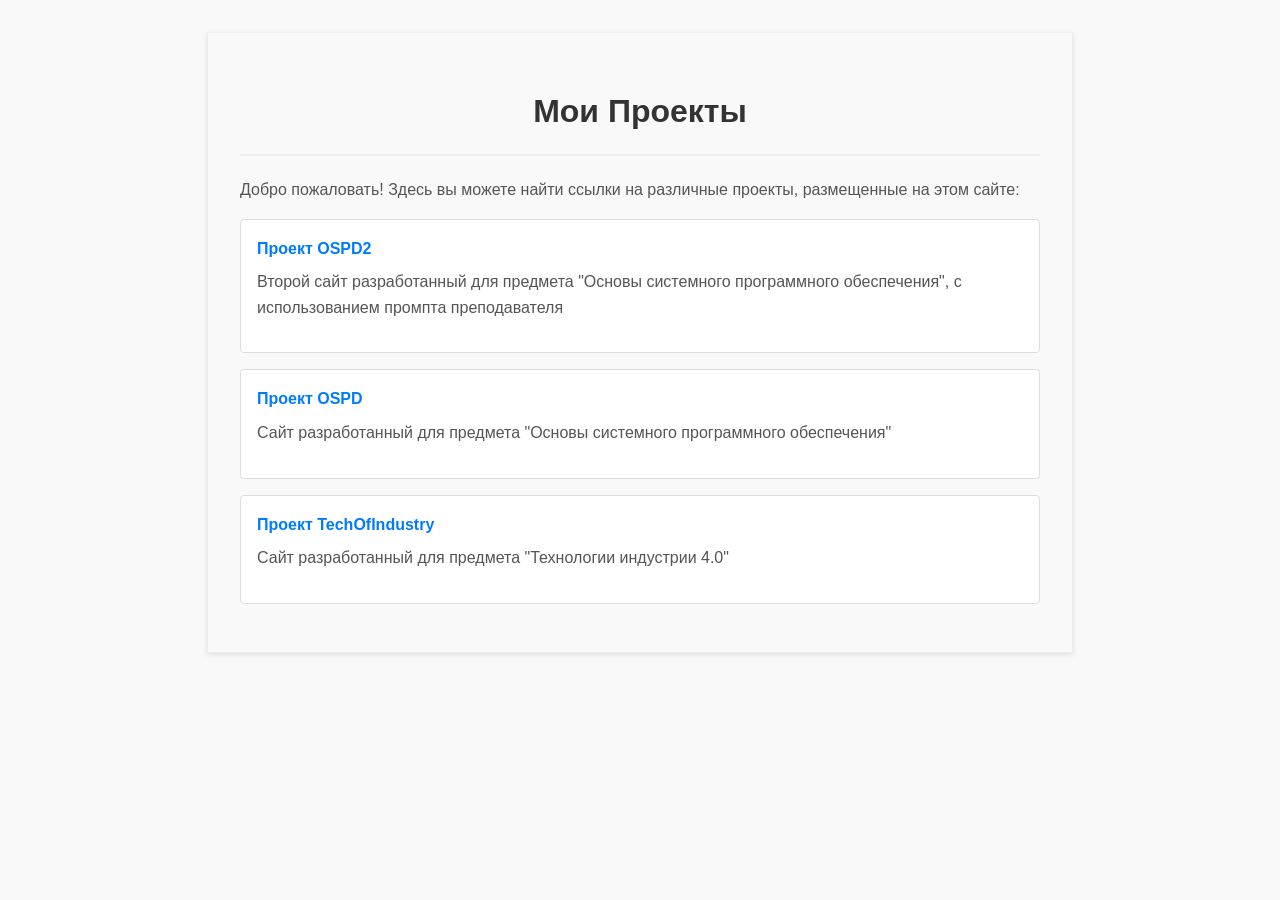
<file: index.html>
<!DOCTYPE html>
<html lang="ru">
<head>
    <meta charset="UTF-8">
    <meta name="viewport" content="width=device-width, initial-scale=1.0">
    <title>Проекты Vvowaz</title>
    <style>
        body {
            font-family: sans-serif;
            line-height: 1.6;
            padding: 2em;
            max-width: 800px;
            margin: 2em auto;
            background-color: #f9f9f9;
            border: 1px solid #eee;
            box-shadow: 0 2px 5px rgba(0,0,0,0.1);
        }
        h1 {
            color: #333;
            text-align: center;
            border-bottom: 2px solid #eee;
            padding-bottom: 0.5em;
        }
        ul {
            list-style: none;
            padding: 0;
        }
        li {
            margin-bottom: 1em;
            background-color: #fff;
            padding: 1em;
            border: 1px solid #ddd;
            border-radius: 4px;
        }
        a {
            text-decoration: none;
            color: #007bff;
            font-weight: bold;
        }
        a:hover {
            text-decoration: underline;
        }
        p {
            color: #555;
            margin-top: 0.5em;
        }
    </style>
</head>
<body>

    <h1>Мои Проекты</h1>

    <p>Добро пожаловать! Здесь вы можете найти ссылки на различные проекты, размещенные на этом сайте:</p>

    <ul>
		<li>
            <a href="OSPD2/">Проект OSPD2</a>
            <p>Второй сайт разработанный для предмета "Основы системного программного обеспечения", с использованием промпта преподавателя</p>
        </li>
        <li>
            <a href="OSPD/">Проект OSPD</a>
            <p>Сайт разработанный для предмета "Основы системного программного обеспечения"</p>
        </li>
        <li>
            <a href="TechOfIndustry/">Проект TechOfIndustry</a>
            <p>Сайт разработанный для предмета "Технологии индустрии 4.0"</p>
        </li>
    </ul>

</body>
</html>
</file>
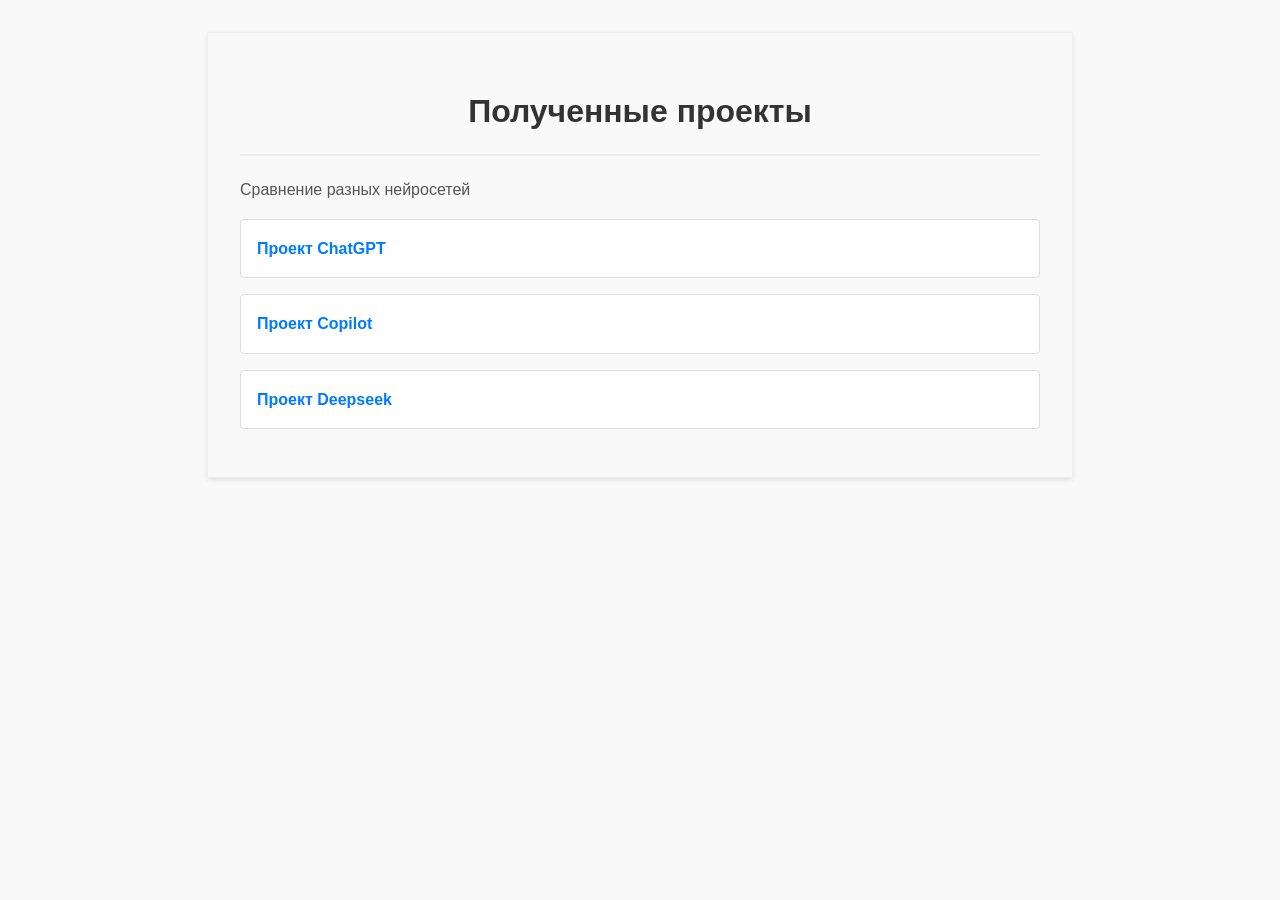
<file: OSPD2/index.html>
<!DOCTYPE html>
<html lang="ru">
<head>
    <meta charset="UTF-8">
    <meta name="viewport" content="width=device-width, initial-scale=1.0">
    <title>Проекты Vvowaz</title>
    <style>
        body {
            font-family: sans-serif;
            line-height: 1.6;
            padding: 2em;
            max-width: 800px;
            margin: 2em auto;
            background-color: #f9f9f9;
            border: 1px solid #eee;
            box-shadow: 0 2px 5px rgba(0,0,0,0.1);
        }
        h1 {
            color: #333;
            text-align: center;
            border-bottom: 2px solid #eee;
            padding-bottom: 0.5em;
        }
        ul {
            list-style: none;
            padding: 0;
        }
        li {
            margin-bottom: 1em;
            background-color: #fff;
            padding: 1em;
            border: 1px solid #ddd;
            border-radius: 4px;
        }
        a {
            text-decoration: none;
            color: #007bff;
            font-weight: bold;
        }
        a:hover {
            text-decoration: underline;
        }
        p {
            color: #555;
            margin-top: 0.5em;
        }
    </style>
</head>
<body>

    <h1>Полученные проекты</h1>

    <p>Сравнение разных нейросетей</p>

    <ul>
		<li>
            <a href="ChatGPT/index.html">Проект ChatGPT</a>
        </li>
        <li>
            <a href="Copilot/index.html">Проект Copilot</a>
        </li>
        <li>
            <a href="Deepseek/index.html">Проект Deepseek</a>
        </li>
    </ul>

</body>
</html>
</file>
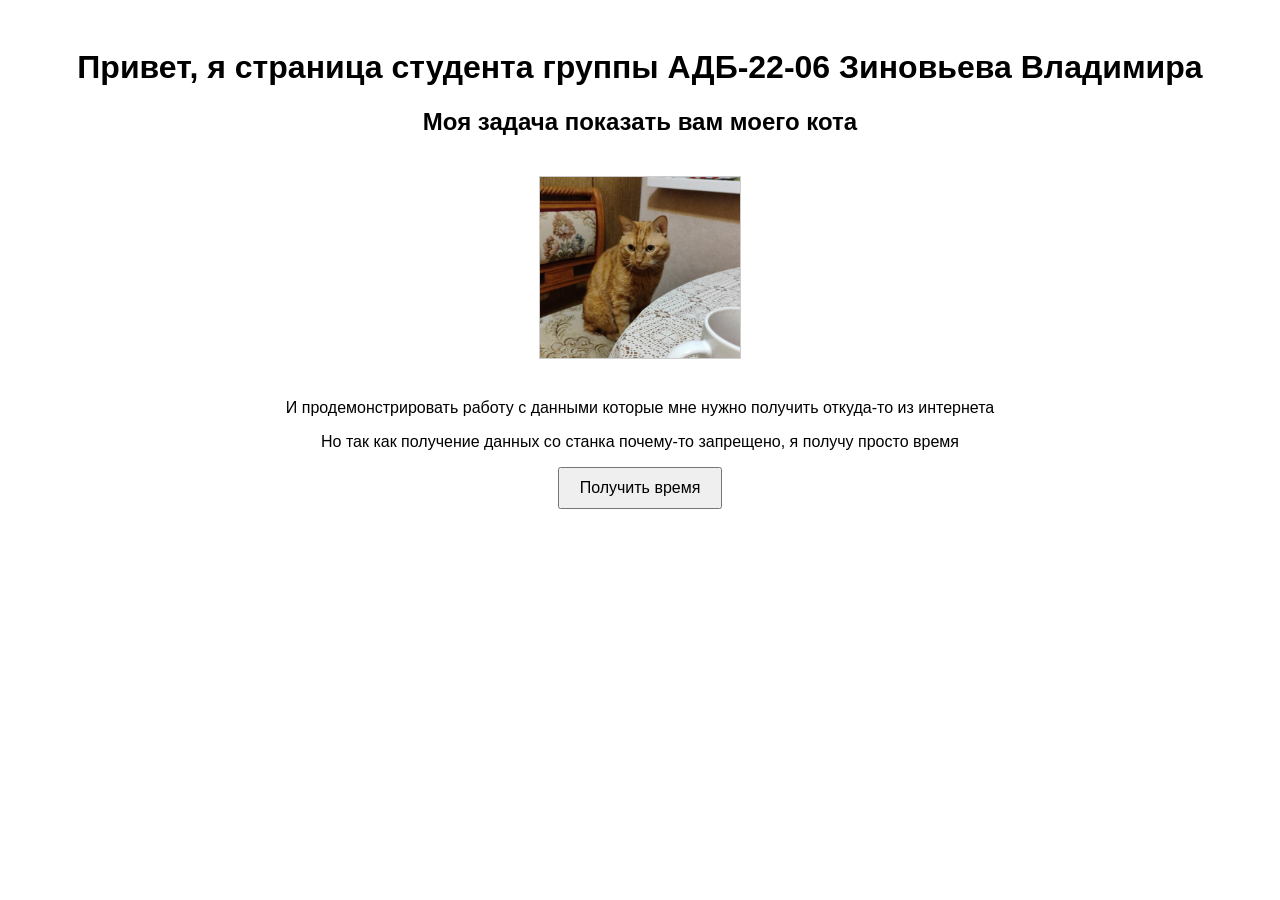
<file: TechOfIndustry/index.html>
<!DOCTYPE html>
<html lang="ru">
<head>
    <meta charset="UTF-8">
    <title>Страница студента</title>
    <style>
        body {
            font-family: Arial, sans-serif;
            padding: 20px;
            text-align: center;
        }
        img {
            width: 200px;
            height: auto;
            border: 1px solid #ccc;
            margin: 20px;
        }
        button {
            padding: 10px 20px;
            font-size: 16px;
            cursor: pointer;
        }
    </style>
</head>
<body>
    <h1>Привет, я страница студента группы АДБ-22-06 Зиновьева Владимира</h1>
	<h2>Моя задача показать вам моего кота</h2>
    <img src="cat.jpg" alt="Картинка кота">
    <div id="time">
        <p>И продемонстрировать работу с данными которые мне нужно получить откуда-то из интернета</p>
		<p>Но так как получение данных со станка почему-то запрещено, я получу просто время</p>
        <button onclick="fetchTime()">Получить время</button>
        <div id="currentTime"></div>
    </div>
    <script>
        function fetchTime() {
            fetch('https://worldtimeapi.org/api/timezone/Europe/Moscow')
                .then(response => response.json())
                .then(data => {
                    document.getElementById('currentTime').innerHTML = 
                        '<p>Текущее время (МСК): ' + data.datetime.slice(0, 19).replace('T', ' ') + '</p>';
                })
                .catch(error => {
                    console.error('Ошибка:', error);
                    document.getElementById('currentTime').innerHTML = '<p>Не удалось получить время.</p>';
                });
        }
    </script>
</body>
</html>
</file>
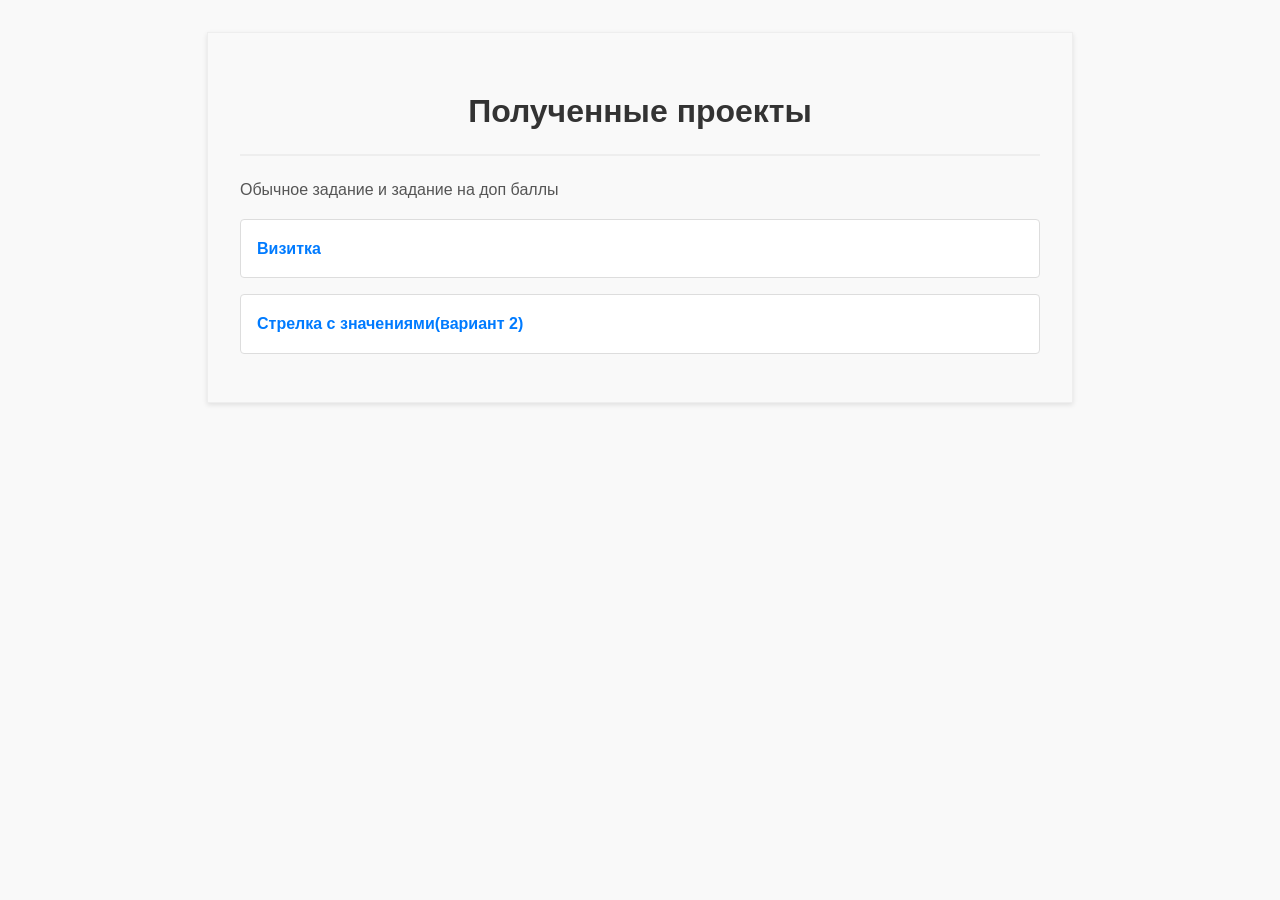
<file: OSPD2/ChatGPT/index.html>
<!DOCTYPE html>
<html lang="ru">
<head>
    <meta charset="UTF-8">
    <meta name="viewport" content="width=device-width, initial-scale=1.0">
    <title>Проекты Vvowaz</title>
    <style>
        body {
            font-family: sans-serif;
            line-height: 1.6;
            padding: 2em;
            max-width: 800px;
            margin: 2em auto;
            background-color: #f9f9f9;
            border: 1px solid #eee;
            box-shadow: 0 2px 5px rgba(0,0,0,0.1);
        }
        h1 {
            color: #333;
            text-align: center;
            border-bottom: 2px solid #eee;
            padding-bottom: 0.5em;
        }
        ul {
            list-style: none;
            padding: 0;
        }
        li {
            margin-bottom: 1em;
            background-color: #fff;
            padding: 1em;
            border: 1px solid #ddd;
            border-radius: 4px;
        }
        a {
            text-decoration: none;
            color: #007bff;
            font-weight: bold;
        }
        a:hover {
            text-decoration: underline;
        }
        p {
            color: #555;
            margin-top: 0.5em;
        }
    </style>
</head>
<body>

    <h1>Полученные проекты</h1>

    <p>Обычное задание и задание на доп баллы</p>

    <ul>
		<li>
            <a href="main/index.html">Визитка</a>
        </li>
        <li>
            <a href="extra/index.html">Стрелка с значениями(вариант 2)</a>
        </li>
    </ul>

</body>
</html>
</file>
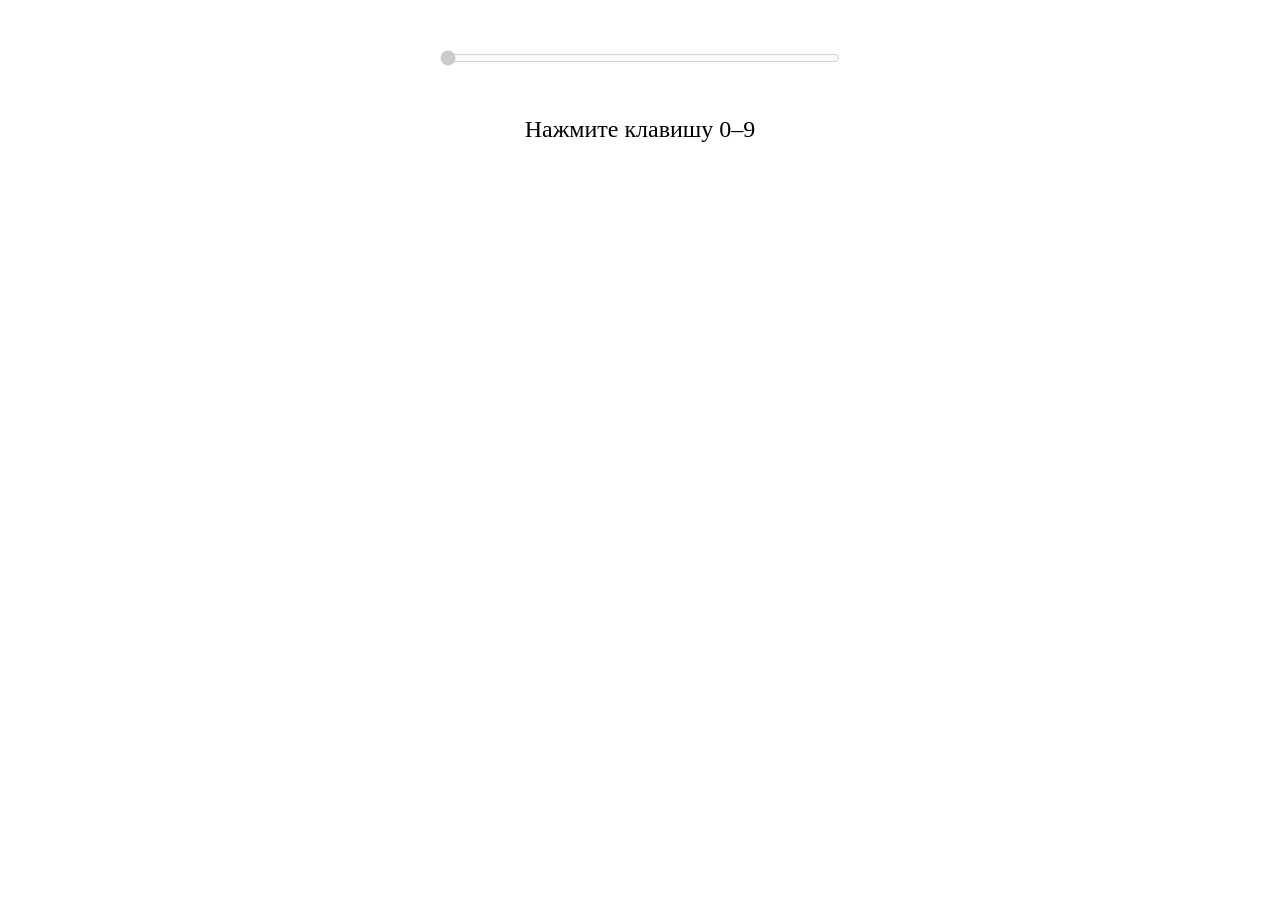
<file: OSPD2/ChatGPT/extra/index.html>
<!DOCTYPE html>
<html lang="ru">
<head>
  <meta charset="UTF-8">
  <title>Стрелочный индикатор</title>
  <style>
    body {
      transition: background-color 0.3s ease;
    }
    #indicator {
      width: 100%;
      max-width: 400px;
      margin: 50px auto;
      display: block;
    }
    #label {
      text-align: center;
      font-size: 24px;
      margin-top: 10px;
    }
  </style>
</head>
<body>

  <input type="range" id="indicator" min="0" max="9" value="0" step="1" disabled>
  <div id="label">Нажмите клавишу 0–9</div>

  <script>
    const indicator = document.getElementById('indicator');
    const label = document.getElementById('label');

    document.addEventListener('keydown', function(e) {
      const key = e.key;
      if (key >= '0' && key <= '9') {
        const value = parseInt(key);
        indicator.value = value;
        label.textContent = 'Выбрано: ' + value;

        if (value > 5) {
          document.body.style.backgroundColor = 'red';
        } else {
          document.body.style.backgroundColor = '';
        }
      }
    });
  </script>

</body>
</html>
</file>
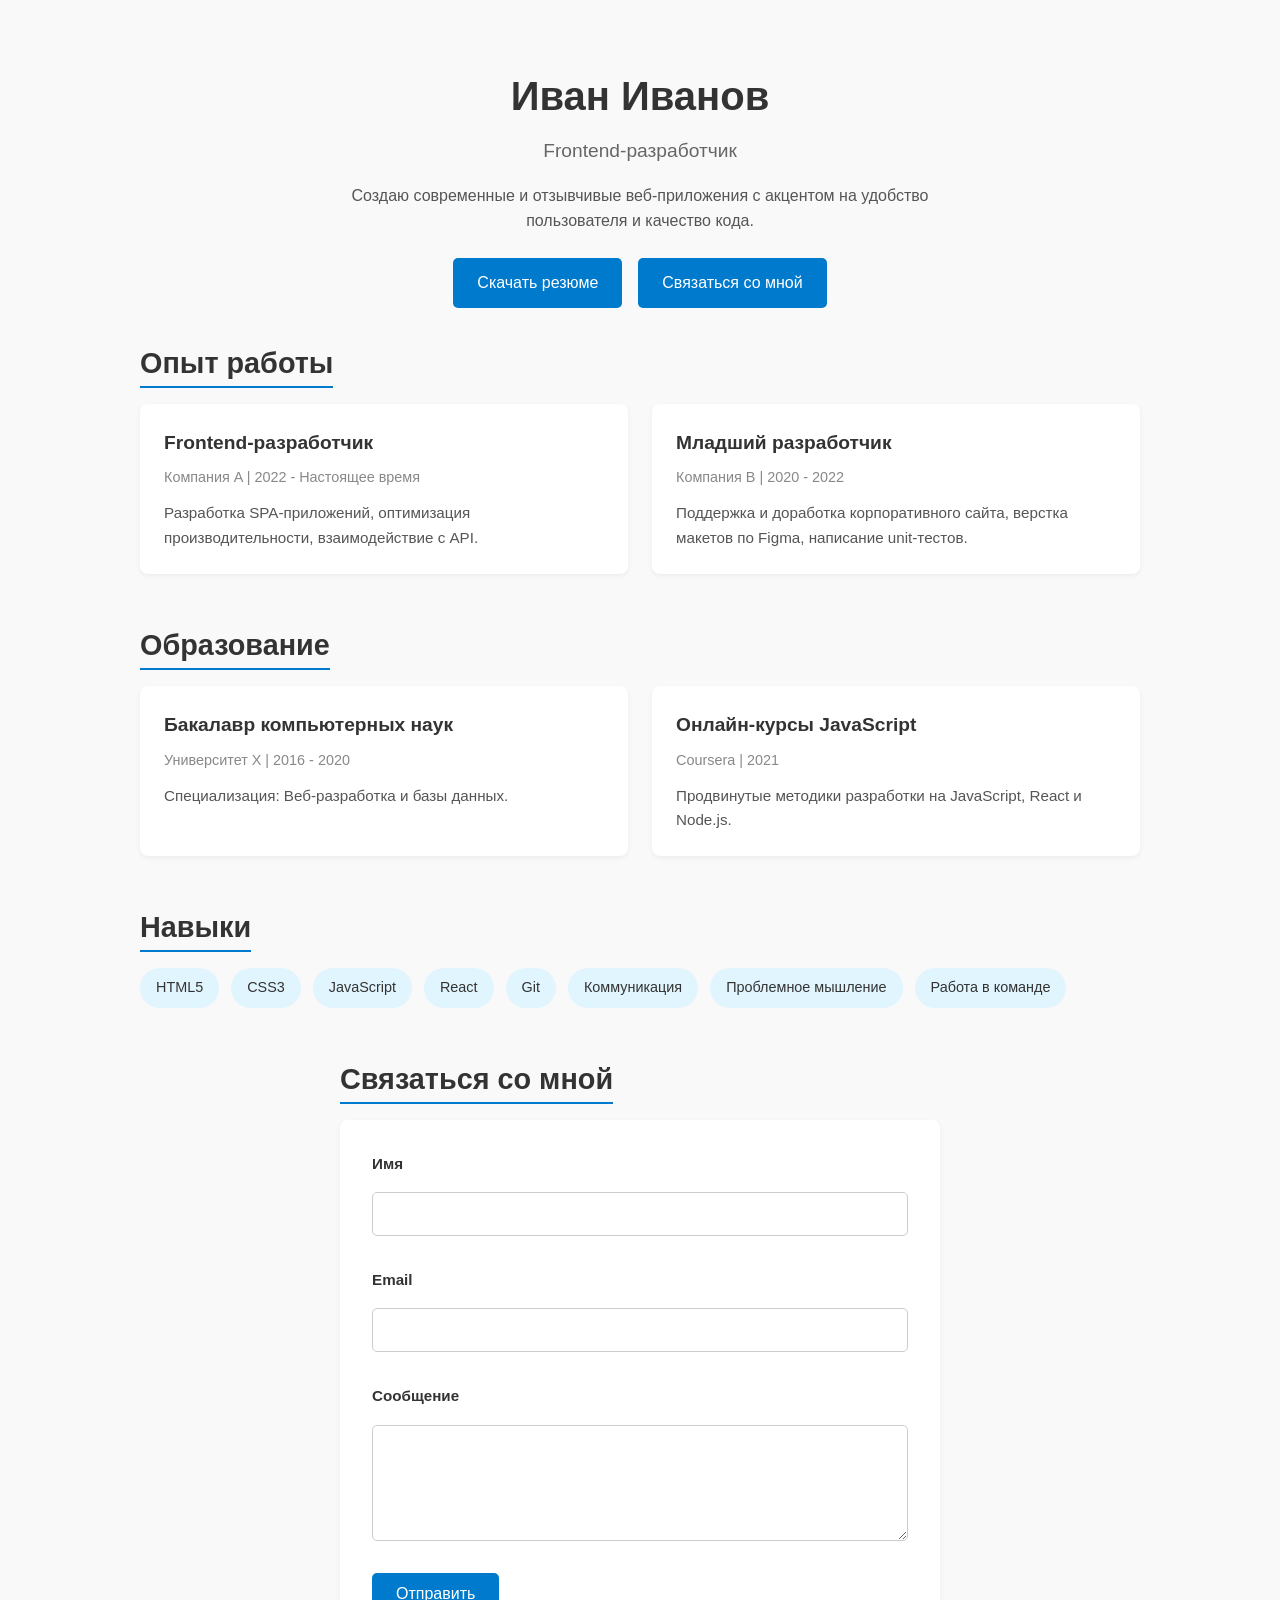
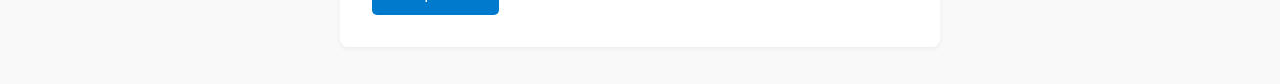
<file: OSPD2/ChatGPT/main/index.html>
<!DOCTYPE html>
<html lang="ru">
<head>
  <meta charset="UTF-8">
  <meta name="viewport" content="width=device-width, initial-scale=1.0">
  <title>Резюме</title>
  <!-- Базовый сброс стилей -->
  <style>
    /* Основные настройки */
    * { margin: 0; padding: 0; box-sizing: border-box; }
    html { scroll-behavior: smooth; }
    body { font-family: 'Segoe UI', Tahoma, sans-serif; line-height: 1.6; color: #333; background: #f9f9f9; }
    a { color: inherit; text-decoration: none; }
    img { max-width: 100%; display: block; }

    /* Контейнер */
    .container { width: 90%; max-width: 1000px; margin: auto; padding: 2rem 0; }

    /* Заголовок */
    header { text-align: center; padding: 2rem 0; }
    header h1 { font-size: 2.5rem; margin-bottom: 0.5rem; }
    header p.role { font-size: 1.2rem; color: #666; margin-bottom: 1rem; }
    header p.desc { max-width: 600px; margin: 0.5rem auto; color: #555; }
    .buttons { margin-top: 1.5rem; display: flex; justify-content: center; gap: 1rem; }
    .btn { background: #007acc; color: #fff; padding: 0.75rem 1.5rem; border: none; border-radius: 5px; cursor: pointer; font-size: 1rem; transition: background 0.3s; }
    .btn:hover { background: #005fa3; }

    /* Секции */
    section { opacity: 0; transform: translateY(20px); transition: all 0.6s ease-out; margin-bottom: 3rem; }
    section.visible { opacity: 1; transform: translateY(0); }
    section h2 { font-size: 1.8rem; border-bottom: 2px solid #007acc; display: inline-block; margin-bottom: 1rem; }

    /* Сетка для опыт/образование */
    .grid { display: grid; grid-template-columns: 1fr; gap: 1.5rem; }
    @media (min-width: 700px) {
      .grid-2 { grid-template-columns: 1fr 1fr; }
    }
    .item { background: #fff; padding: 1.5rem; border-radius: 8px; box-shadow: 0 2px 5px rgba(0,0,0,0.05); }
    .item h3 { margin-bottom: 0.5rem; font-size: 1.2rem; }
    .item span.meta { display: block; font-size: 0.9rem; color: #888; margin-bottom: 0.75rem; }
    .item p { color: #555; font-size: 0.95rem; }

    /* Навыки */
    .skills { display: flex; flex-wrap: wrap; gap: 0.75rem; }
    .skills .skill { background: #e1f5fe; padding: 0.5rem 1rem; border-radius: 20px; font-size: 0.9rem; }

    /* Контактная форма */
    #contact { max-width: 600px; margin: auto; }
    form { display: flex; flex-direction: column; gap: 1rem; background: #fff; padding: 2rem; border-radius: 8px; box-shadow: 0 2px 5px rgba(0,0,0,0.05); }
    form label { font-weight: bold; font-size: 0.95rem; }
    form input, form textarea { padding: 0.75rem; border: 1px solid #ccc; border-radius: 5px; font-size: 1rem; }
    form button { align-self: flex-start; }
    .error { border-color: #e53935; }
    .error-msg { color: #e53935; font-size: 0.85rem; }
  </style>
</head>
<body>
  <div class="container">
    <!-- Шапка -->
    <header>
      <h1>Иван Иванов</h1>
      <p class="role">Frontend-разработчик</p>
      <p class="desc">Создаю современные и отзывчивые веб-приложения с акцентом на удобство пользователя и качество кода.</p>
      <div class="buttons">
        <a href="resume.pdf" class="btn" download>Скачать резюме</a>
        <button class="btn" id="toContact">Связаться со мной</button>
      </div>
    </header>

    <!-- Опыт работы -->
    <section id="experience">
      <h2>Опыт работы</h2>
      <div class="grid grid-2">
        <div class="item">
          <h3>Frontend-разработчик</h3>
          <span class="meta">Компания A | 2022 - Настоящее время</span>
          <p>Разработка SPA-приложений, оптимизация производительности, взаимодействие с API.</p>
        </div>
        <div class="item">
          <h3>Младший разработчик</h3>
          <span class="meta">Компания B | 2020 - 2022</span>
          <p>Поддержка и доработка корпоративного сайта, верстка макетов по Figma, написание unit-тестов.</p>
        </div>
      </div>
    </section>

    <!-- Образование -->
    <section id="education">
      <h2>Образование</h2>
      <div class="grid grid-2">
        <div class="item">
          <h3>Бакалавр компьютерных наук</h3>
          <span class="meta">Университет X | 2016 - 2020</span>
          <p>Специализация: Веб-разработка и базы данных.</p>
        </div>
        <div class="item">
          <h3>Онлайн-курсы JavaScript</h3>
          <span class="meta">Coursera | 2021</span>
          <p>Продвинутые методики разработки на JavaScript, React и Node.js.</p>
        </div>
      </div>
    </section>

    <!-- Навыки -->
    <section id="skills">
      <h2>Навыки</h2>
      <div class="skills">
        <span class="skill">HTML5</span>
        <span class="skill">CSS3</span>
        <span class="skill">JavaScript</span>
        <span class="skill">React</span>
        <span class="skill">Git</span>
        <span class="skill">Коммуникация</span>
        <span class="skill">Проблемное мышление</span>
        <span class="skill">Работа в команде</span>
      </div>
    </section>

    <!-- Контактная форма -->
    <section id="contact">
      <h2>Связаться со мной</h2>
      <form id="contactForm" novalidate>
        <label for="name">Имя</label>
        <input type="text" id="name" name="name" required>
        <div class="error-msg" id="error-name"></div>

        <label for="email">Email</label>
        <input type="email" id="email" name="email" required>
        <div class="error-msg" id="error-email"></div>

        <label for="message">Сообщение</label>
        <textarea id="message" name="message" rows="5" required></textarea>
        <div class="error-msg" id="error-message"></div>

        <button type="submit" class="btn">Отправить</button>
      </form>
    </section>
  </div>

  <!-- Скрипты -->
  <script>
    // Плавный скролл к форме
    document.getElementById('toContact').addEventListener('click', () => {
      document.getElementById('contact').scrollIntoView({ behavior: 'smooth' });
    });

    // Валидация формы
    const form = document.getElementById('contactForm');
    form.addEventListener('submit', (e) => {
      e.preventDefault();
      let valid = true;

      // Очистка ошибок
      ['name', 'email', 'message'].forEach(id => {
        document.getElementById(id).classList.remove('error');
        document.getElementById('error-' + id).textContent = '';
      });

      // Проверка имени
      const name = document.getElementById('name');
      if (name.value.trim().length < 2) {
        valid = false;
        name.classList.add('error');
        document.getElementById('error-name').textContent = 'Пожалуйста, введите ваше имя.';
      }

      // Проверка email
      const email = document.getElementById('email');
      const emailPattern = /^[^\s@]+@[^\s@]+\.[^\s@]+$/;
      if (!emailPattern.test(email.value.trim())) {
        valid = false;
        email.classList.add('error');
        document.getElementById('error-email').textContent = 'Пожалуйста, введите корректный email.';
      }

      // Проверка сообщения
      const message = document.getElementById('message');
      if (message.value.trim().length < 10) {
        valid = false;
        message.classList.add('error');
        document.getElementById('error-message').textContent = 'Сообщение должно содержать минимум 10 символов.';
      }

      if (valid) {
        alert('Спасибо! Ваше сообщение отправлено.');
        form.reset();
      }
    });

    // Анимация появления секций
    const sections = document.querySelectorAll('section');
    const observer = new IntersectionObserver(entries => {
      entries.forEach(entry => {
        if (entry.isIntersecting) {
          entry.target.classList.add('visible');
          observer.unobserve(entry.target);
        }
      });
    }, { threshold: 0.1 });
    sections.forEach(sec => observer.observe(sec));
  </script>
</body>
</html>
</file>
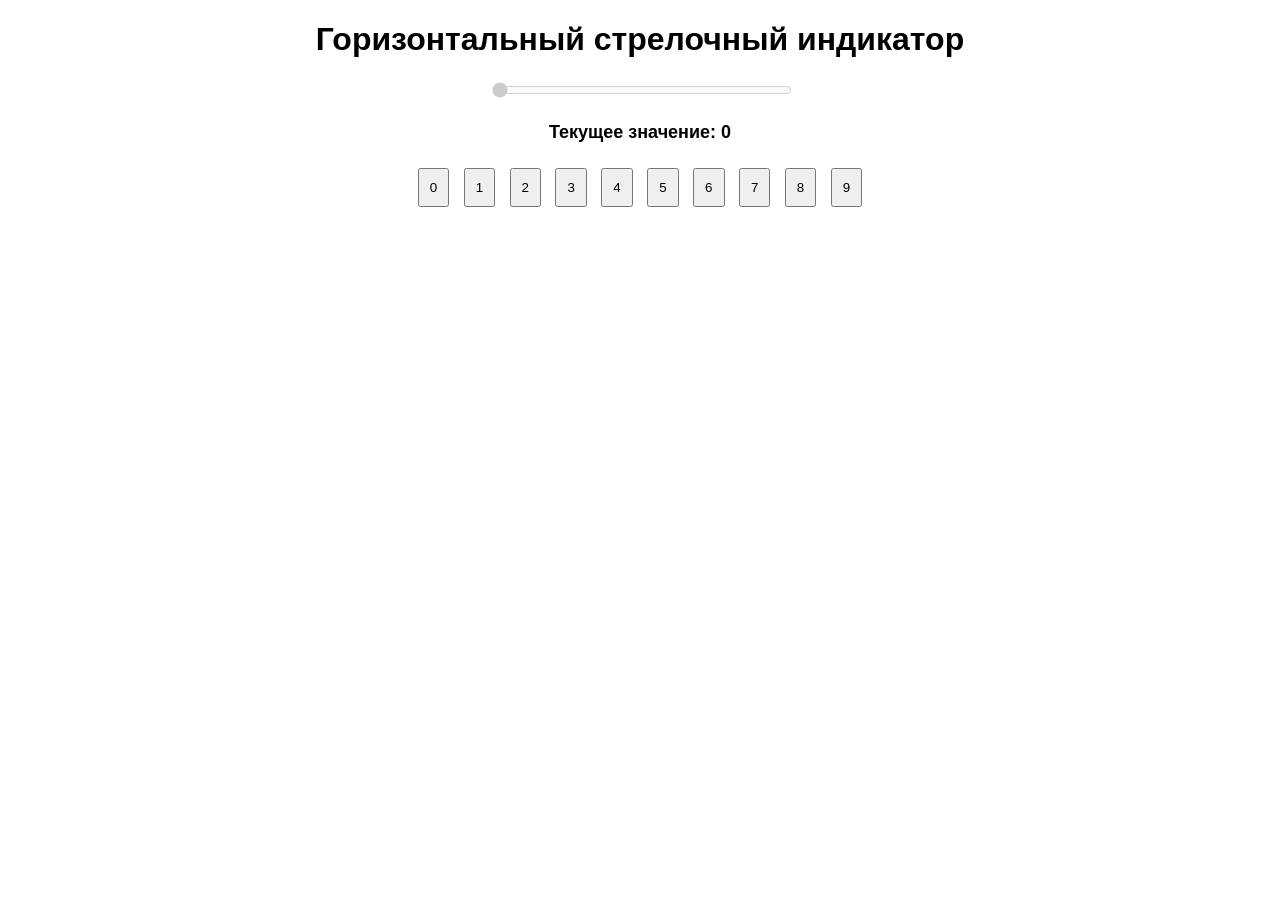
<file: OSPD2/Copilot/extra/index.html>
<!DOCTYPE html>
<html lang="en">
<head>
  <meta charset="UTF-8">
  <meta name="viewport" content="width=device-width, initial-scale=1.0">
  <title>Индикатор</title>
  <style>
    body {
      font-family: Arial, sans-serif;
      text-align: center;
      background-color: white;
    }
    .range-container {
      margin: 20px auto;
      width: 300px;
    }
    input[type="range"] {
      width: 100%;
    }
    button {
      margin: 5px;
      padding: 10px;
    }
    .indicator {
      margin-top: 20px;
      font-size: 18px;
      font-weight: bold;
    }
  </style>
</head>
<body>
  <h1>Горизонтальный стрелочный индикатор</h1>
  <div class="range-container">
    <input type="range" id="range" min="0" max="9" value="0" disabled>
    <div id="indicator" class="indicator">Текущее значение: 0</div>
  </div>
  <div id="keyboard">
    <!-- Кнопки для значений 0–9 -->
    <button onclick="updateIndicator(0)">0</button>
    <button onclick="updateIndicator(1)">1</button>
    <button onclick="updateIndicator(2)">2</button>
    <button onclick="updateIndicator(3)">3</button>
    <button onclick="updateIndicator(4)">4</button>
    <button onclick="updateIndicator(5)">5</button>
    <button onclick="updateIndicator(6)">6</button>
    <button onclick="updateIndicator(7)">7</button>
    <button onclick="updateIndicator(8)">8</button>
    <button onclick="updateIndicator(9)">9</button>
  </div>

  <script>
    function updateIndicator(value) {
      const range = document.getElementById("range");
      const indicator = document.getElementById("indicator");
      
      // Обновляем значение range и текстового индикатора
      range.value = value;
      indicator.textContent = `Текущее значение: ${value}`;
      
      // Изменяем цвет фона, если значение больше 5
      if (value > 5) {
        document.body.style.backgroundColor = "red";
      } else {
        document.body.style.backgroundColor = "white";
      }
    }
  </script>
</body>
</html>
</file>
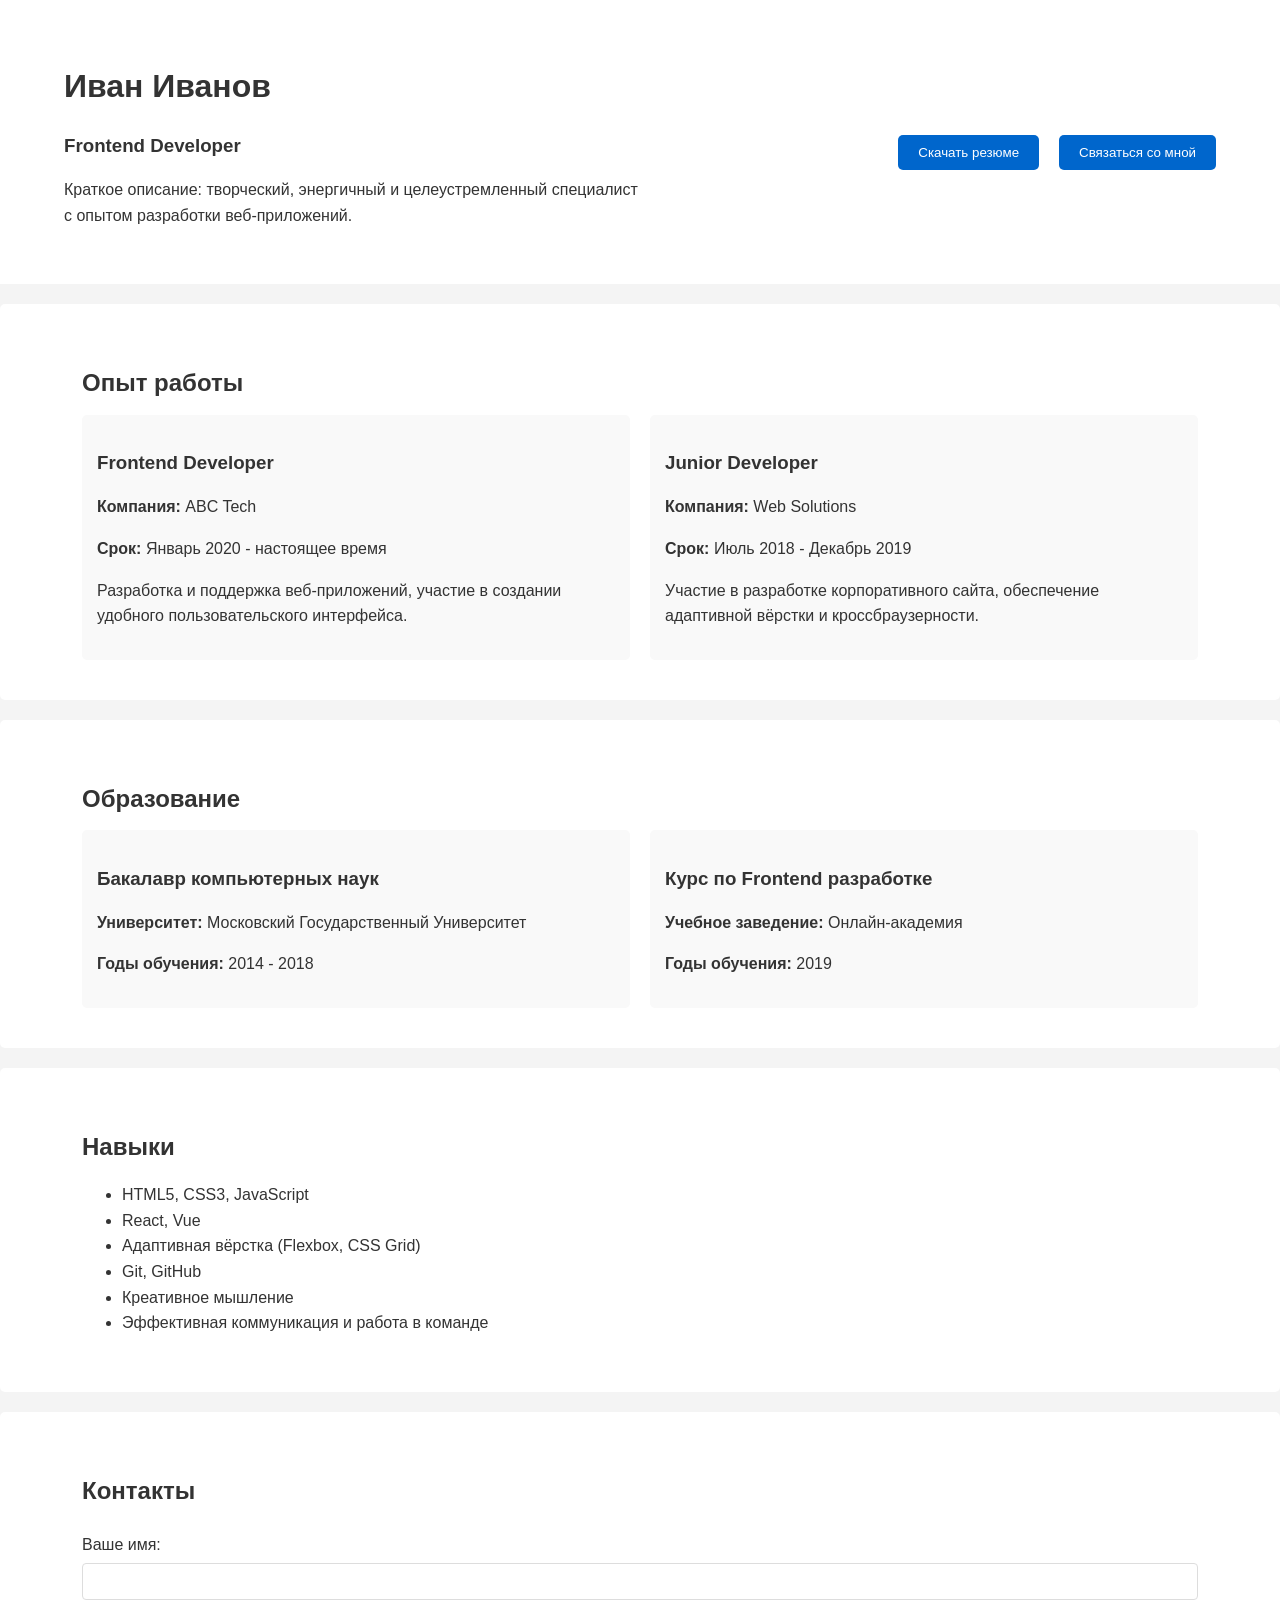
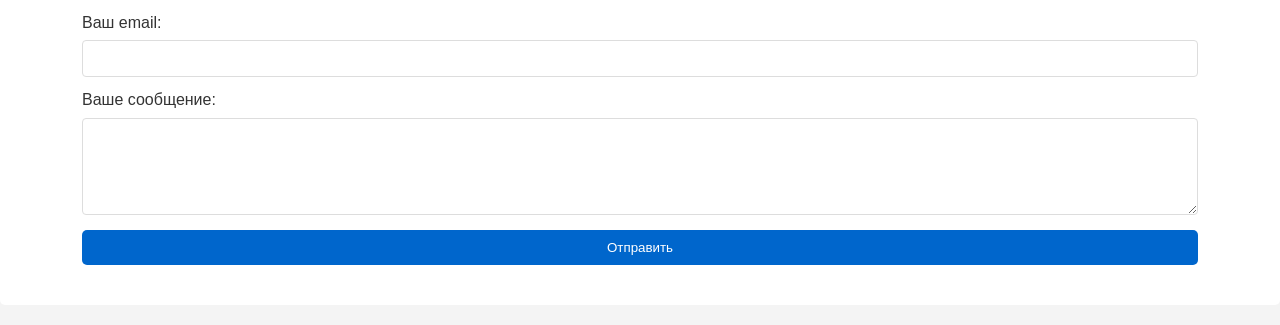
<file: OSPD2/Copilot/main/index.html>
<!DOCTYPE html>
<html lang="ru">
<head>
  <meta charset="UTF-8">
  <!-- Обеспечивает корректное масштабирование на мобильных устройствах -->
  <meta name="viewport" content="width=device-width, initial-scale=1.0">
  <title>Личное резюме</title>
  <style>
    /* Глобальные стили */
    body {
      font-family: Arial, sans-serif;
      line-height: 1.6;
      background-color: #f4f4f4; /* светлый фон */
      margin: 0;
      padding: 0;
      color: #333;
    }
    a {
      color: #333;
      text-decoration: none;
    }
    h1, h2, h3 {
      margin-bottom: 0.5em;
    }
    .container {
      width: 90%;
      max-width: 1200px;
      margin: auto;
      overflow: hidden;
      padding: 20px;
    }

    /* Стили для шапки страницы */
    header {
      background: #fff;
      padding: 20px 0;
      margin-bottom: 20px;
    }
    .header-content {
      display: flex;
      flex-direction: column;
      align-items: center;
      text-align: center;
    }
    .header-buttons {
      margin-top: 20px;
      display: flex;
      gap: 20px;
    }
    .btn {
      padding: 10px 20px;
      background-color: #0066cc;
      color: #fff;
      border: none;
      border-radius: 5px;
      cursor: pointer;
      transition: background-color 0.3s ease;
    }
    .btn:hover {
      background-color: #004999;
    }

    /* Общие стили для секций */
    section {
      background: #fff;
      margin-bottom: 20px;
      padding: 20px;
      border-radius: 5px;
      /* Начальное состояние для анимации */
      opacity: 0;
      transform: translateY(20px);
      transition: all 0.6s ease-out;
    }
    /* Класс для появления элементов при прокрутке */
    section.visible {
      opacity: 1;
      transform: translateY(0);
    }

    /* Сетка для секций "Опыт работы" и "Образование" */
    .grid {
      display: grid;
      grid-template-columns: repeat(auto-fit, minmax(280px, 1fr));
      gap: 20px;
    }
    .grid-item {
      background-color: #f9f9f9;
      padding: 15px;
      border-radius: 5px;
    }

    /* Стилизация контактной формы */
    .contact-form {
      display: flex;
      flex-direction: column;
    }
    .contact-form label {
      margin: 10px 0 5px;
    }
    .contact-form input,
    .contact-form textarea {
      padding: 10px;
      border: 1px solid #ddd;
      border-radius: 4px;
      width: 100%;
      box-sizing: border-box;
    }
    .contact-form button {
      margin-top: 15px;
    }

    /* Адаптивная вёрстка для устройств с шириной экрана от 768px */
    @media (min-width: 768px) {
      .header-content {
        flex-direction: row;
        justify-content: space-between;
        text-align: left;
      }
      .header-info {
        flex: 1;
      }
      .header-buttons {
        flex: 1;
        justify-content: flex-end;
        align-items: center;
      }
    }
  </style>
</head>
<body>
  <!-- Шапка страницы с информацией о пользователе -->
  <header id="home">
    <div class="container header-content">
      <!-- Блок с краткой информацией -->
      <div class="header-info">
        <h1>Иван Иванов</h1>
        <h3>Frontend Developer</h3>
        <p>Краткое описание: творческий, энергичный и целеустремленный специалист с опытом разработки веб-приложений.</p>
      </div>
      <!-- Блок с интерактивными кнопками -->
      <div class="header-buttons">
        <!-- Псевдо-ссылка для скачивания резюме -->
        <button class="btn" id="downloadBtn">Скачать резюме</button>
        <!-- Кнопка для плавного скролла к контактной форме -->
        <button class="btn" id="contactBtn">Связаться со мной</button>
      </div>
    </div>
  </header>

  <!-- Секция "Опыт работы" -->
  <section id="experience">
    <div class="container">
      <h2>Опыт работы</h2>
      <div class="grid">
        <!-- Пример рабочего опыта -->
        <div class="grid-item">
          <h3>Frontend Developer</h3>
          <p><strong>Компания:</strong> ABC Tech</p>
          <p><strong>Срок:</strong> Январь 2020 - настоящее время</p>
          <p>Разработка и поддержка веб-приложений, участие в создании удобного пользовательского интерфейса.</p>
        </div>
        <div class="grid-item">
          <h3>Junior Developer</h3>
          <p><strong>Компания:</strong> Web Solutions</p>
          <p><strong>Срок:</strong> Июль 2018 - Декабрь 2019</p>
          <p>Участие в разработке корпоративного сайта, обеспечение адаптивной вёрстки и кроссбраузерности.</p>
        </div>
      </div>
    </div>
  </section>

  <!-- Секция "Образование" -->
  <section id="education">
    <div class="container">
      <h2>Образование</h2>
      <div class="grid">
        <div class="grid-item">
          <h3>Бакалавр компьютерных наук</h3>
          <p><strong>Университет:</strong> Московский Государственный Университет</p>
          <p><strong>Годы обучения:</strong> 2014 - 2018</p>
        </div>
        <div class="grid-item">
          <h3>Курс по Frontend разработке</h3>
          <p><strong>Учебное заведение:</strong> Онлайн-академия</p>
          <p><strong>Годы обучения:</strong> 2019</p>
        </div>
      </div>
    </div>
  </section>

  <!-- Секция "Навыки" -->
  <section id="skills">
    <div class="container">
      <h2>Навыки</h2>
      <ul>
        <li>HTML5, CSS3, JavaScript</li>
        <li>React, Vue</li>
        <li>Адаптивная вёрстка (Flexbox, CSS Grid)</li>
        <li>Git, GitHub</li>
        <li>Креативное мышление</li>
        <li>Эффективная коммуникация и работа в команде</li>
      </ul>
    </div>
  </section>

  <!-- Секция "Контакты" с формой обратной связи -->
  <section id="contact">
    <div class="container">
      <h2>Контакты</h2>
      <form class="contact-form" id="contactForm">
        <label for="name">Ваше имя:</label>
        <input type="text" id="name" name="name" required>
        
        <label for="email">Ваш email:</label>
        <input type="email" id="email" name="email" required>
        
        <label for="message">Ваше сообщение:</label>
        <textarea id="message" name="message" rows="5" required></textarea>
        
        <button class="btn" type="submit">Отправить</button>
      </form>
    </div>
  </section>

  <!-- JavaScript для интерактивных элементов -->
  <script>
    // Плавный скролл к секции "Контакты" при нажатии на кнопку "Связаться со мной"
    document.getElementById('contactBtn').addEventListener('click', function() {
      document.getElementById('contact').scrollIntoView({ behavior: 'smooth' });
    });

    // Заглушка для кнопки "Скачать резюме"
    document.getElementById('downloadBtn').addEventListener('click', function() {
      // Здесь можно реализовать функционал скачивания PDF-файла с резюме
      alert('Скачать резюме (функция пока не реализована)');
    });

    // Обработка отправки контактной формы с базовой валидацией
    document.getElementById('contactForm').addEventListener('submit', function(e) {
      e.preventDefault(); // Отменяем стандартное действие формы
      var name = document.getElementById('name').value.trim();
      var email = document.getElementById('email').value.trim();
      var message = document.getElementById('message').value.trim();
      
      if (name === '' || email === '' || message === '') {
        alert('Пожалуйста, заполните все поля формы.');
        return;
      }
      
      // Здесь можно добавить отправку данных на сервер (например, через AJAX)
      alert('Спасибо за ваше сообщение!');
      document.getElementById('contactForm').reset();
    });

    // Функция для добавления класса "visible" к секциям при их появлении в зоне видимости
    // Используем Intersection Observer API
    const sections = document.querySelectorAll('section');
    const observerOptions = {
      threshold: 0.1
    };
    const observer = new IntersectionObserver((entries, observer) => {
      entries.forEach(entry => {
        if (entry.isIntersecting) {
          entry.target.classList.add('visible');
          observer.unobserve(entry.target); // Останавливаем наблюдение после появления
        }
      });
    }, observerOptions);

    sections.forEach(section => {
      observer.observe(section);
    });
  </script>
</body>
</html>
</file>
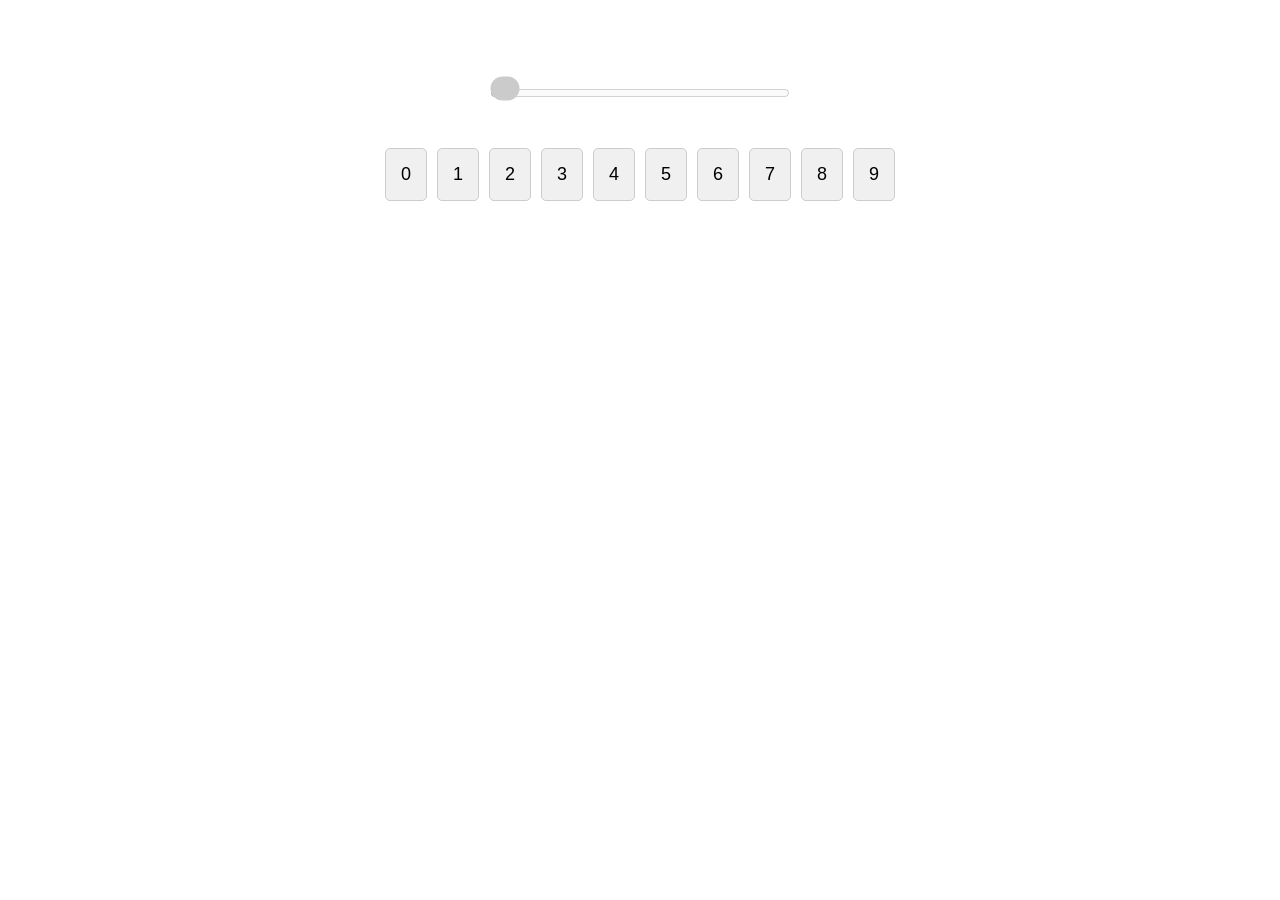
<file: OSPD2/Deepseek/extra/index.html>
<!DOCTYPE html>
<html>
<head>
    <style>
        body {
            display: flex;
            flex-direction: column;
            align-items: center;
            gap: 20px;
            padding: 50px;
            transition: background-color 0.3s;
        }

        /* Стилизация ползунка в виде стрелки */
        #indicator::-webkit-slider-thumb {
            -webkit-appearance: none;
            width: 0;
            height: 0;
            border-left: 15px solid transparent;
            border-right: 15px solid transparent;
            border-bottom: 25px solid #555;
            margin-top: -10px;
        }

        #indicator::-moz-range-thumb {
            width: 0;
            height: 0;
            border-left: 15px solid transparent;
            border-right: 15px solid transparent;
            border-bottom: 25px solid #555;
        }

        #indicator {
            width: 300px;
            height: 30px;
            margin: 20px 0;
        }

        .keyboard {
            display: flex;
            gap: 10px;
        }

        .num-btn {
            padding: 15px;
            font-size: 18px;
            cursor: pointer;
            border: 1px solid #ccc;
            border-radius: 5px;
            background: #f0f0f0;
        }

        .warning {
            background-color: #ff4444 !important;
        }
    </style>
</head>
<body>
    <input type="range" 
           id="indicator" 
           min="0" 
           max="9" 
           value="0" 
           step="1"
           disabled>

    <div class="keyboard">
        <button class="num-btn">0</button>
        <button class="num-btn">1</button>
        <button class="num-btn">2</button>
        <button class="num-btn">3</button>
        <button class="num-btn">4</button>
        <button class="num-btn">5</button>
        <button class="num-btn">6</button>
        <button class="num-btn">7</button>
        <button class="num-btn">8</button>
        <button class="num-btn">9</button>
    </div>

    <script>
        const indicator = document.getElementById('indicator');
        const buttons = document.querySelectorAll('.num-btn');
        
        buttons.forEach(btn => {
            btn.addEventListener('click', () => {
                const value = parseInt(btn.innerText);
                indicator.value = value;
                
                // Меняем цвет фона при значениях больше 5
                if(value > 5) {
                    document.body.classList.add('warning');
                } else {
                    document.body.classList.remove('warning');
                }
            });
        });
    </script>
</body>
</html>
</file>
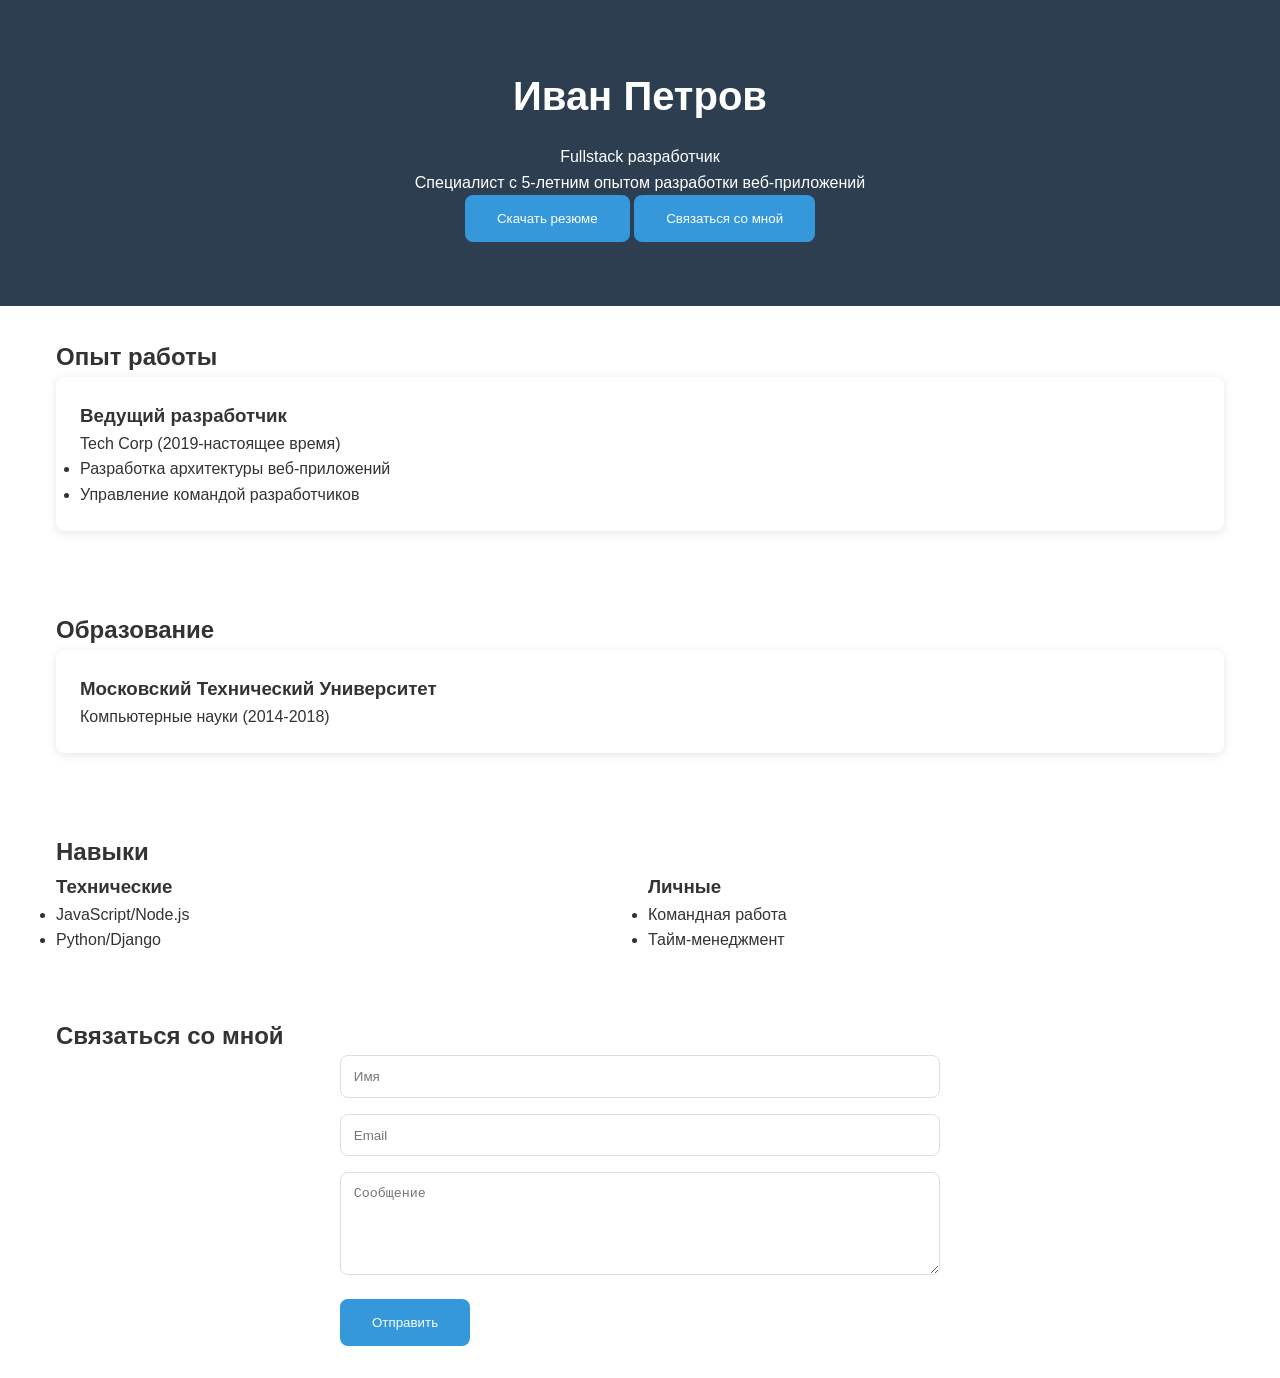
<file: OSPD2/Deepseek/main/index.html>
<!DOCTYPE html>
<html lang="ru">
<head>
    <meta charset="UTF-8">
    <meta name="viewport" content="width=device-width, initial-scale=1.0">
    <title>Резюме Ивана Петрова | Fullstack разработчик</title>
    <style>
        /* Базовые стили и переменные */
        :root {
            --primary-color: #2c3e50;
            --secondary-color: #3498db;
            --text-color: #333;
            --light-bg: #f9f9f9;
            --spacing: 2rem;
            --border-radius: 8px;
        }

        * {
            margin: 0;
            padding: 0;
            box-sizing: border-box;
        }

        body {
            font-family: 'Segoe UI', sans-serif;
            line-height: 1.6;
            color: var(--text-color);
        }

        /* Секции */
        section {
            padding: var(--spacing) 1rem;
            max-width: 1200px;
            margin: 0 auto;
            opacity: 0;
            transform: translateY(20px);
            transition: opacity 0.6s, transform 0.6s;
        }

        section.visible {
            opacity: 1;
            transform: translateY(0);
        }

        /* Шапка профиля */
        .profile-header {
            text-align: center;
            padding: 4rem 1rem;
            background: var(--primary-color);
            color: white;
        }

        .profile-header h1 {
            font-size: 2.5rem;
            margin-bottom: 1rem;
        }

        /* Карточки опыта */
        .experience-item {
            background: white;
            padding: 1.5rem;
            margin-bottom: 1rem;
            border-radius: var(--border-radius);
            box-shadow: 0 2px 10px rgba(0,0,0,0.1);
            transition: transform 0.3s;
        }

        .experience-item:hover {
            transform: translateY(-5px);
        }

        /* Сетка навыков */
        .skills-grid {
            display: grid;
            gap: 1rem;
            grid-template-columns: repeat(auto-fit, minmax(250px, 1fr));
        }

        /* Форма обратной связи */
        .contact-form {
            max-width: 600px;
            margin: 0 auto;
        }

        input, textarea {
            width: 100%;
            padding: 0.8rem;
            margin-bottom: 1rem;
            border: 1px solid #ddd;
            border-radius: var(--border-radius);
        }

        button {
            background: var(--secondary-color);
            color: white;
            padding: 1rem 2rem;
            border: none;
            border-radius: var(--border-radius);
            cursor: pointer;
            transition: background 0.3s;
        }

        button:hover {
            background: #2980b9;
        }

        /* Адаптивность */
        @media (max-width: 768px) {
            .profile-header h1 {
                font-size: 2rem;
            }
            
            .skills-grid {
                grid-template-columns: 1fr;
            }
        }
    </style>
</head>
<body>
    <!-- Шапка профиля -->
    <header class="profile-header">
        <h1>Иван Петров</h1>
        <p>Fullstack разработчик</p>
        <p class="profile-description">Специалист с 5-летним опытом разработки веб-приложений</p>
        <div class="header-buttons">
            <button onclick="window.open('#', '_blank')">Скачать резюме</button>
            <button onclick="scrollToSection('contact')">Связаться со мной</button>
        </div>
    </header>

    <!-- Основные секции -->
    <main>
        <section id="experience">
            <h2>Опыт работы</h2>
            <div class="experience-item">
                <h3>Ведущий разработчик</h3>
                <p>Tech Corp (2019-настоящее время)</p>
                <ul>
                    <li>Разработка архитектуры веб-приложений</li>
                    <li>Управление командой разработчиков</li>
                </ul>
            </div>
            <!-- Другие места работы -->
        </section>

        <section id="education">
            <h2>Образование</h2>
            <div class="experience-item">
                <h3>Московский Технический Университет</h3>
                <p>Компьютерные науки (2014-2018)</p>
            </div>
        </section>

        <section id="skills">
            <h2>Навыки</h2>
            <div class="skills-grid">
                <div class="skill-category">
                    <h3>Технические</h3>
                    <ul>
                        <li>JavaScript/Node.js</li>
                        <li>Python/Django</li>
                    </ul>
                </div>
                <div class="skill-category">
                    <h3>Личные</h3>
                    <ul>
                        <li>Командная работа</li>
                        <li>Тайм-менеджмент</li>
                    </ul>
                </div>
            </div>
        </section>

        <!-- Форма обратной связи -->
        <section id="contact">
            <h2>Связаться со мной</h2>
            <form class="contact-form" onsubmit="return validateForm(event)">
                <input type="text" placeholder="Имя" required>
                <input type="email" placeholder="Email" required>
                <textarea placeholder="Сообщение" rows="5" required></textarea>
                <button type="submit">Отправить</button>
            </form>
        </section>
    </main>

    <script>
        // Плавный скролл к секции
        function scrollToSection(sectionId) {
            document.getElementById(sectionId).scrollIntoView({
                behavior: 'smooth'
            });
        }

        // Валидация формы
        function validateForm(event) {
            event.preventDefault();
            const form = event.target;
            if (form.checkValidity()) {
                alert('Сообщение успешно отправлено!');
                form.reset();
                return true;
            }
            return false;
        }

        // Анимация секций при скролле
        const observer = new IntersectionObserver((entries) => {
            entries.forEach(entry => {
                if (entry.isIntersecting) {
                    entry.target.classList.add('visible');
                }
            });
        }, { threshold: 0.1 });

        document.querySelectorAll('section').forEach(section => {
            observer.observe(section);
        });
    </script>
</body>
</html>
</file>
